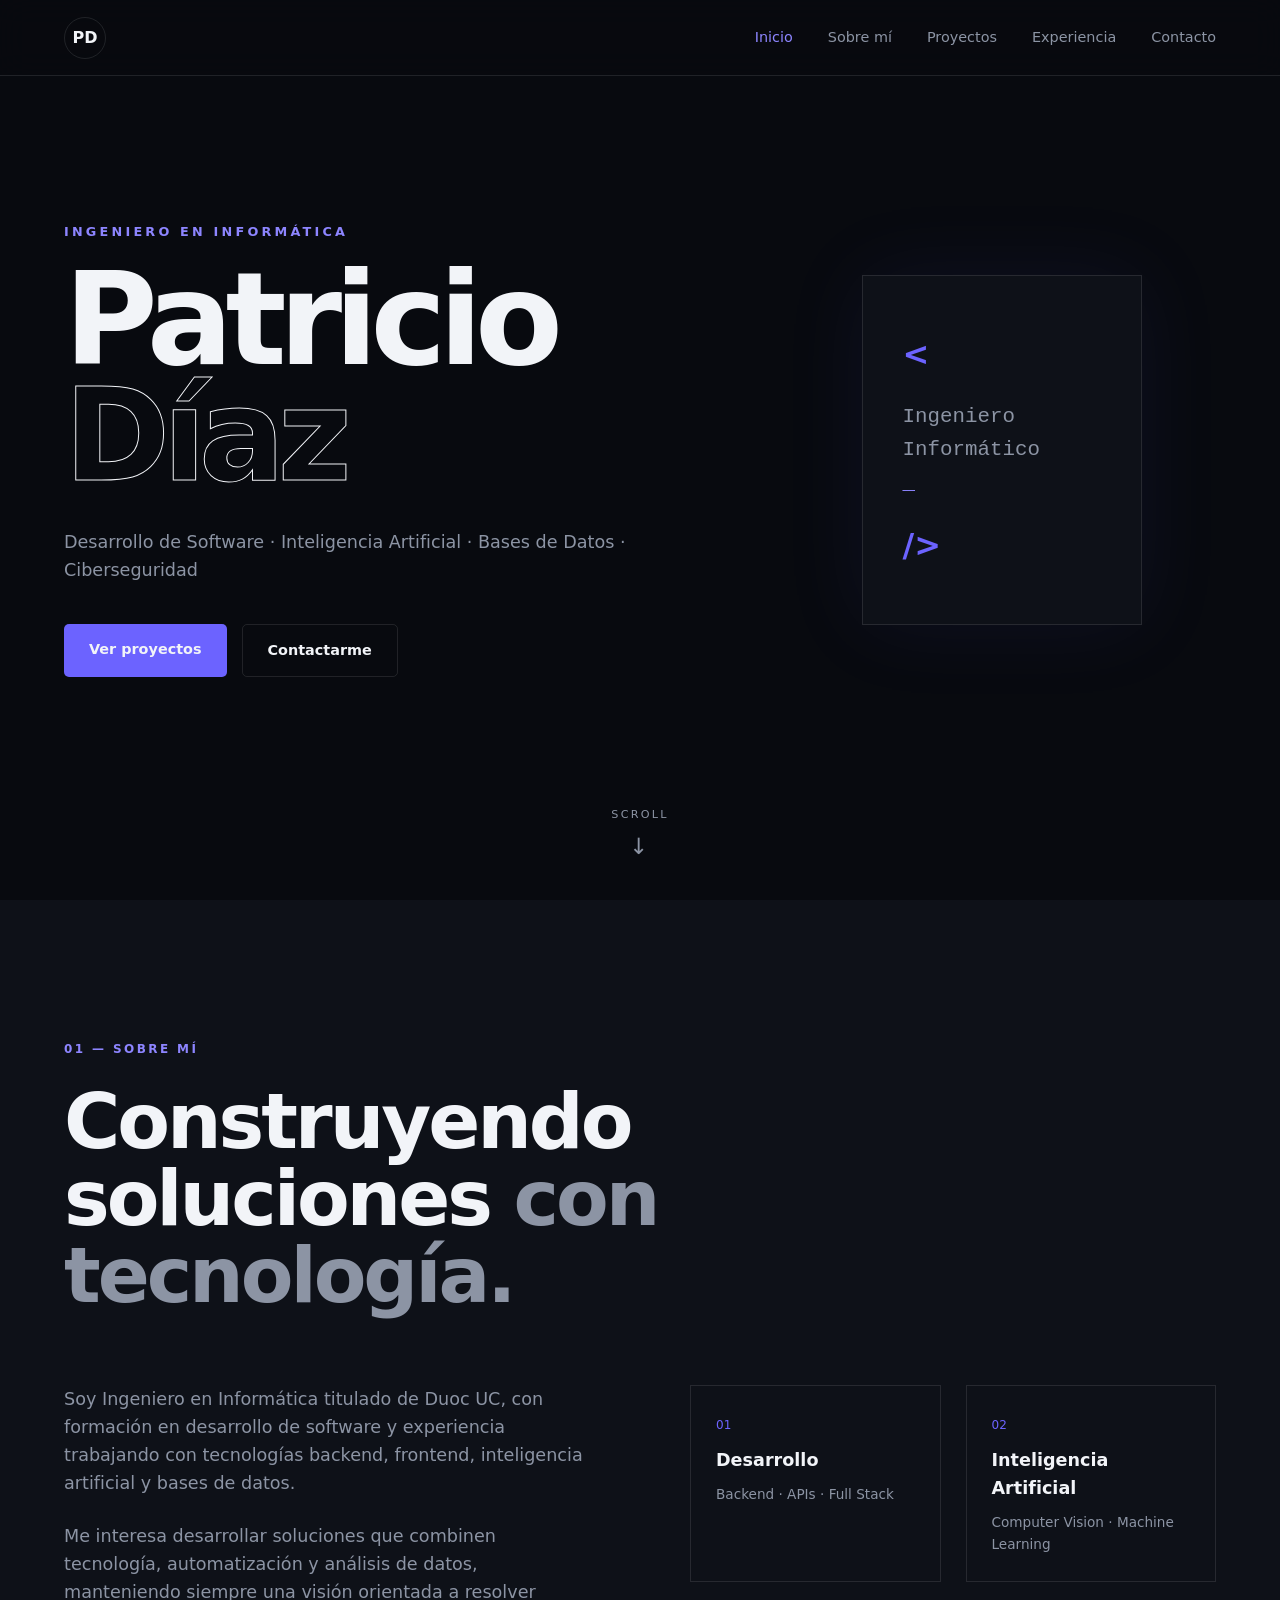
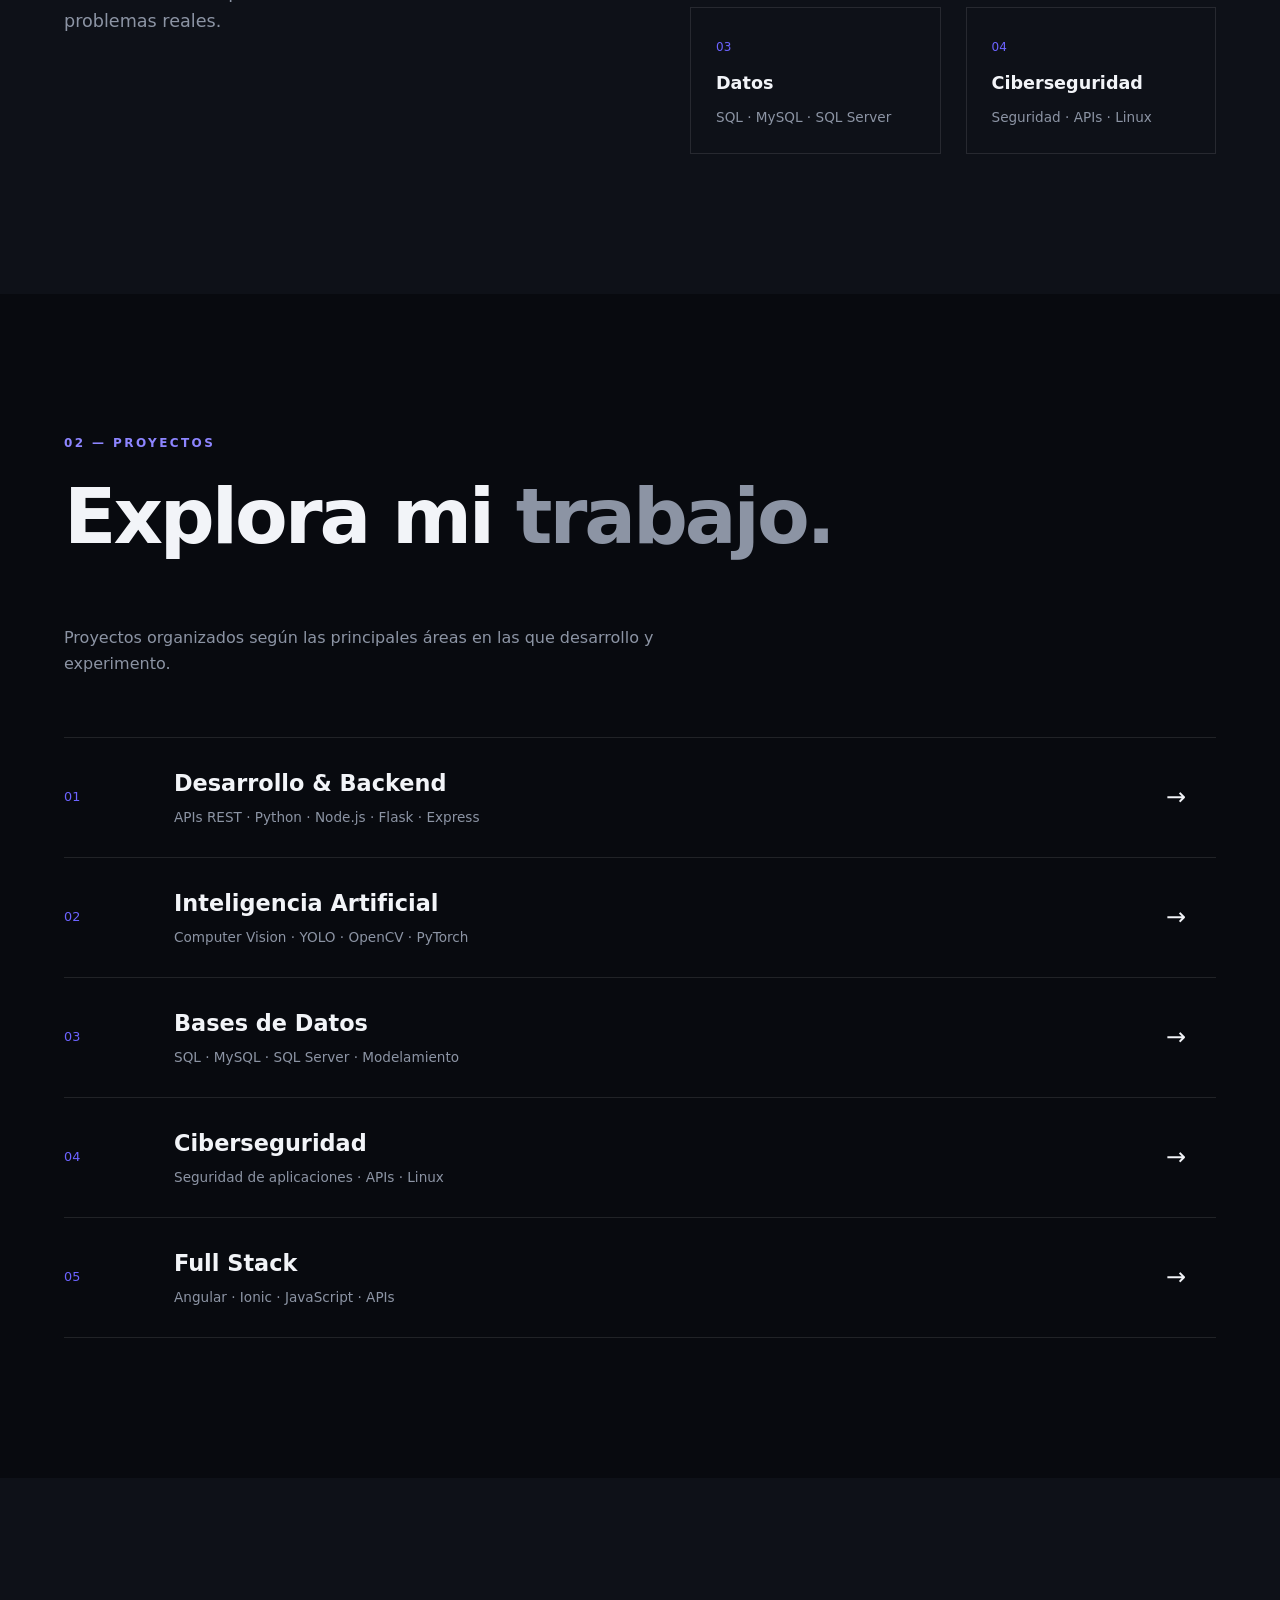
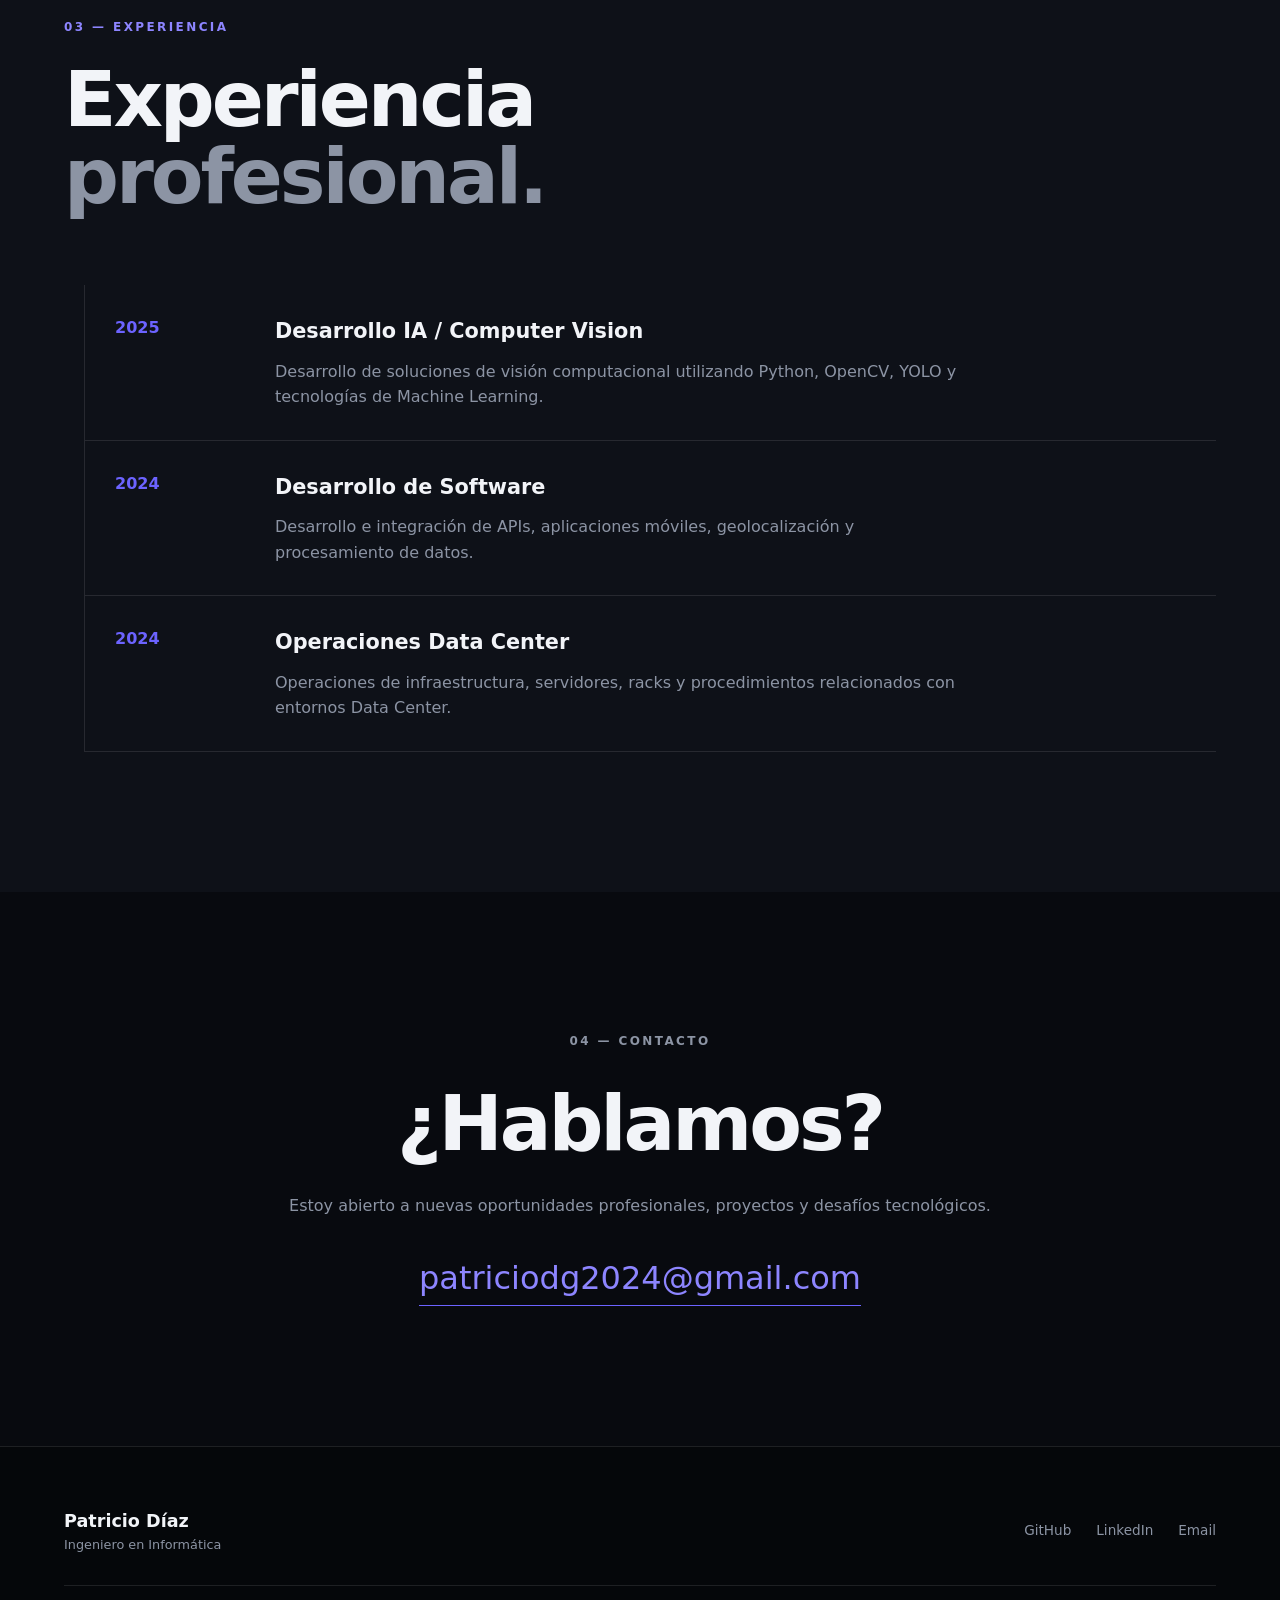
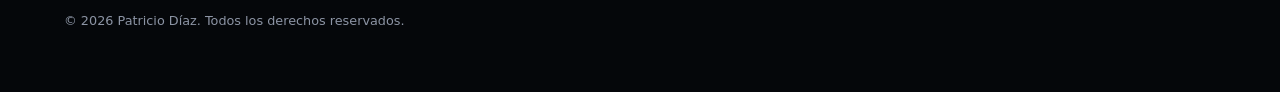
<file: index.html>
<!DOCTYPE html>
<html lang="es">

<head>
    <meta charset="UTF-8">
    <meta name="viewport" content="width=device-width, initial-scale=1.0">

    <title>Patricio Díaz | Ingeniero en Informática</title>

    <meta
        name="description"
        content="Portfolio profesional de Patricio Díaz, Ingeniero en Informática especializado en desarrollo de software, inteligencia artificial, bases de datos y ciberseguridad."
    >

    <link rel="stylesheet" href="css/style.css">
</head>

<body>

    <!-- =========================
         NAVBAR
    ========================== -->

    <header class="navbar">

        <div class="container navbar-container">

            <a href="#inicio" class="logo">
                PD
            </a>

            <nav class="nav-menu">

                <a href="#inicio">Inicio</a>
                <a href="#sobre-mi">Sobre mí</a>
                <a href="#proyectos">Proyectos</a>
                <a href="#experiencia">Experiencia</a>
                <a href="#contacto">Contacto</a>

            </nav>

        </div>

    </header>


    <main>

        <!-- =========================
             HERO
        ========================== -->

        <section id="inicio" class="hero">

            <div class="container hero-container">

                <div class="hero-content">

                    <p class="hero-subtitle">
                        INGENIERO EN INFORMÁTICA
                    </p>

                    <h1>
                        Patricio
                        <span>Díaz</span>
                    </h1>

                    <p class="hero-description">
                        Desarrollo de Software · Inteligencia Artificial
                        · Bases de Datos · Ciberseguridad
                    </p>

                    <div class="hero-buttons">

                        <a href="#proyectos" class="btn btn-primary">
                            Ver proyectos
                        </a>

                        <a href="#contacto" class="btn btn-secondary">
                            Contactarme
                        </a>

                    </div>

                </div>

                <div class="hero-decoration">

                    <div class="code-card">

                        <span>&lt;</span>

                        <p>
                            Ingeniero<br>
                            Informático<br>
                            <strong>_</strong>
                        </p>

                        <span>/&gt;</span>

                    </div>

                </div>

            </div>

            <div class="scroll-indicator">

                <span>Scroll</span>
                <span class="scroll-arrow">↓</span>

            </div>

        </section>


        <!-- =========================
             SOBRE MÍ
        ========================== -->

        <section id="sobre-mi" class="section about">

            <div class="container">

                <p class="section-label">
                    01 — SOBRE MÍ
                </p>

                <h2>
                    Construyendo soluciones
                    <span>con tecnología.</span>
                </h2>

                <div class="about-grid">

                    <div class="about-text">

                        <p>
                            Soy Ingeniero en Informática titulado de Duoc UC,
                            con formación en desarrollo de software y experiencia
                            trabajando con tecnologías backend, frontend,
                            inteligencia artificial y bases de datos.
                        </p>

                        <p>
                            Me interesa desarrollar soluciones que combinen
                            tecnología, automatización y análisis de datos,
                            manteniendo siempre una visión orientada a resolver
                            problemas reales.
                        </p>

                    </div>

                    <div class="about-skills">

                        <div class="skill-item">
                            <span>01</span>
                            <strong>Desarrollo</strong>
                            <p>Backend · APIs · Full Stack</p>
                        </div>

                        <div class="skill-item">
                            <span>02</span>
                            <strong>Inteligencia Artificial</strong>
                            <p>Computer Vision · Machine Learning</p>
                        </div>

                        <div class="skill-item">
                            <span>03</span>
                            <strong>Datos</strong>
                            <p>SQL · MySQL · SQL Server</p>
                        </div>

                        <div class="skill-item">
                            <span>04</span>
                            <strong>Ciberseguridad</strong>
                            <p>Seguridad · APIs · Linux</p>
                        </div>

                    </div>

                </div>

            </div>

        </section>


        <!-- =========================
             PROYECTOS
        ========================== -->

        <section id="proyectos" class="section projects">

            <div class="container">

                <p class="section-label">
                    02 — PROYECTOS
                </p>

                <h2>
                    Explora mi
                    <span>trabajo.</span>
                </h2>

                <p class="section-description">
                    Proyectos organizados según las principales áreas
                    en las que desarrollo y experimento.
                </p>


                <div class="project-categories">


                    <a href="./proyectos/backend/index.html" class="project-category">

                        <span class="category-number">
                            01
                        </span>

                        <div>

                            <h3>
                                Desarrollo & Backend
                            </h3>

                            <p>
                                APIs REST · Python · Node.js · Flask · Express
                            </p>

                        </div>

                        <span class="category-arrow">
                            →
                        </span>

                    </a>


                    <a href="#" class="project-category">

                        <span class="category-number">
                            02
                        </span>

                        <div>

                            <h3>
                                Inteligencia Artificial
                            </h3>

                            <p>
                                Computer Vision · YOLO · OpenCV · PyTorch
                            </p>

                        </div>

                        <span class="category-arrow">
                            →
                        </span>

                    </a>


                    <a href="#" class="project-category">

                        <span class="category-number">
                            03
                        </span>

                        <div>

                            <h3>
                                Bases de Datos
                            </h3>

                            <p>
                                SQL · MySQL · SQL Server · Modelamiento
                            </p>

                        </div>

                        <span class="category-arrow">
                            →
                        </span>

                    </a>


                    <a href="#" class="project-category">

                        <span class="category-number">
                            04
                        </span>

                        <div>

                            <h3>
                                Ciberseguridad
                            </h3>

                            <p>
                                Seguridad de aplicaciones · APIs · Linux
                            </p>

                        </div>

                        <span class="category-arrow">
                            →
                        </span>

                    </a>


                    <a href="#" class="project-category">

                        <span class="category-number">
                            05
                        </span>

                        <div>

                            <h3>
                                Full Stack
                            </h3>

                            <p>
                                Angular · Ionic · JavaScript · APIs
                            </p>

                        </div>

                        <span class="category-arrow">
                            →
                        </span>

                    </a>

                </div>

            </div>

        </section>


        <!-- =========================
             EXPERIENCIA
        ========================== -->

        <section id="experiencia" class="section experience">

            <div class="container">

                <p class="section-label">
                    03 — EXPERIENCIA
                </p>

                <h2>
                    Experiencia
                    <span>profesional.</span>
                </h2>

                <div class="timeline">

                    <article class="timeline-item">

                        <span class="timeline-date">
                            2025
                        </span>

                        <div>

                            <h3>
                                Desarrollo IA / Computer Vision
                            </h3>

                            <p>
                                Desarrollo de soluciones de visión computacional
                                utilizando Python, OpenCV, YOLO y tecnologías
                                de Machine Learning.
                            </p>

                        </div>

                    </article>


                    <article class="timeline-item">

                        <span class="timeline-date">
                            2024
                        </span>

                        <div>

                            <h3>
                                Desarrollo de Software
                            </h3>

                            <p>
                                Desarrollo e integración de APIs, aplicaciones
                                móviles, geolocalización y procesamiento
                                de datos.
                            </p>

                        </div>

                    </article>


                    <article class="timeline-item">

                        <span class="timeline-date">
                            2024
                        </span>

                        <div>

                            <h3>
                                Operaciones Data Center
                            </h3>

                            <p>
                                Operaciones de infraestructura, servidores,
                                racks y procedimientos relacionados con
                                entornos Data Center.
                            </p>

                        </div>

                    </article>

                </div>

            </div>

        </section>


        <!-- =========================
             CONTACTO
        ========================== -->

        <section id="contacto" class="section contact">

            <div class="container">

                <p class="section-label">
                    04 — CONTACTO
                </p>

                <h2>
                    ¿Hablamos?
                </h2>

                <p>
                    Estoy abierto a nuevas oportunidades profesionales,
                    proyectos y desafíos tecnológicos.
                </p>

                <a
                    href="mailto:patriciodg2024@gmail.com"
                    class="contact-email"
                >
                    patriciodg2024@gmail.com
                </a>

            </div>

        </section>

    </main>


    <!-- =========================
         FOOTER
    ========================== -->

    <footer class="footer">

        <div class="container footer-container">

            <div>

                <strong>
                    Patricio Díaz
                </strong>

                <p>
                    Ingeniero en Informática
                </p>

            </div>

            <div class="footer-links">

                <a href="https://github.com/PatricioDiazG">
                    GitHub
                </a>

                <a href="https://www.linkedin.com/in/patricio-d%C3%ADaz-g/">
                    LinkedIn
                </a>

                <a href="mailto:patriciodg2024@gmail.com">
                    Email
                </a>

            </div>

            <p class="copyright">
                © 2026 Patricio Díaz. Todos los derechos reservados.
            </p>

        </div>

    </footer>


    <script src="js/main.js"></script>

</body>

</html>
</file>
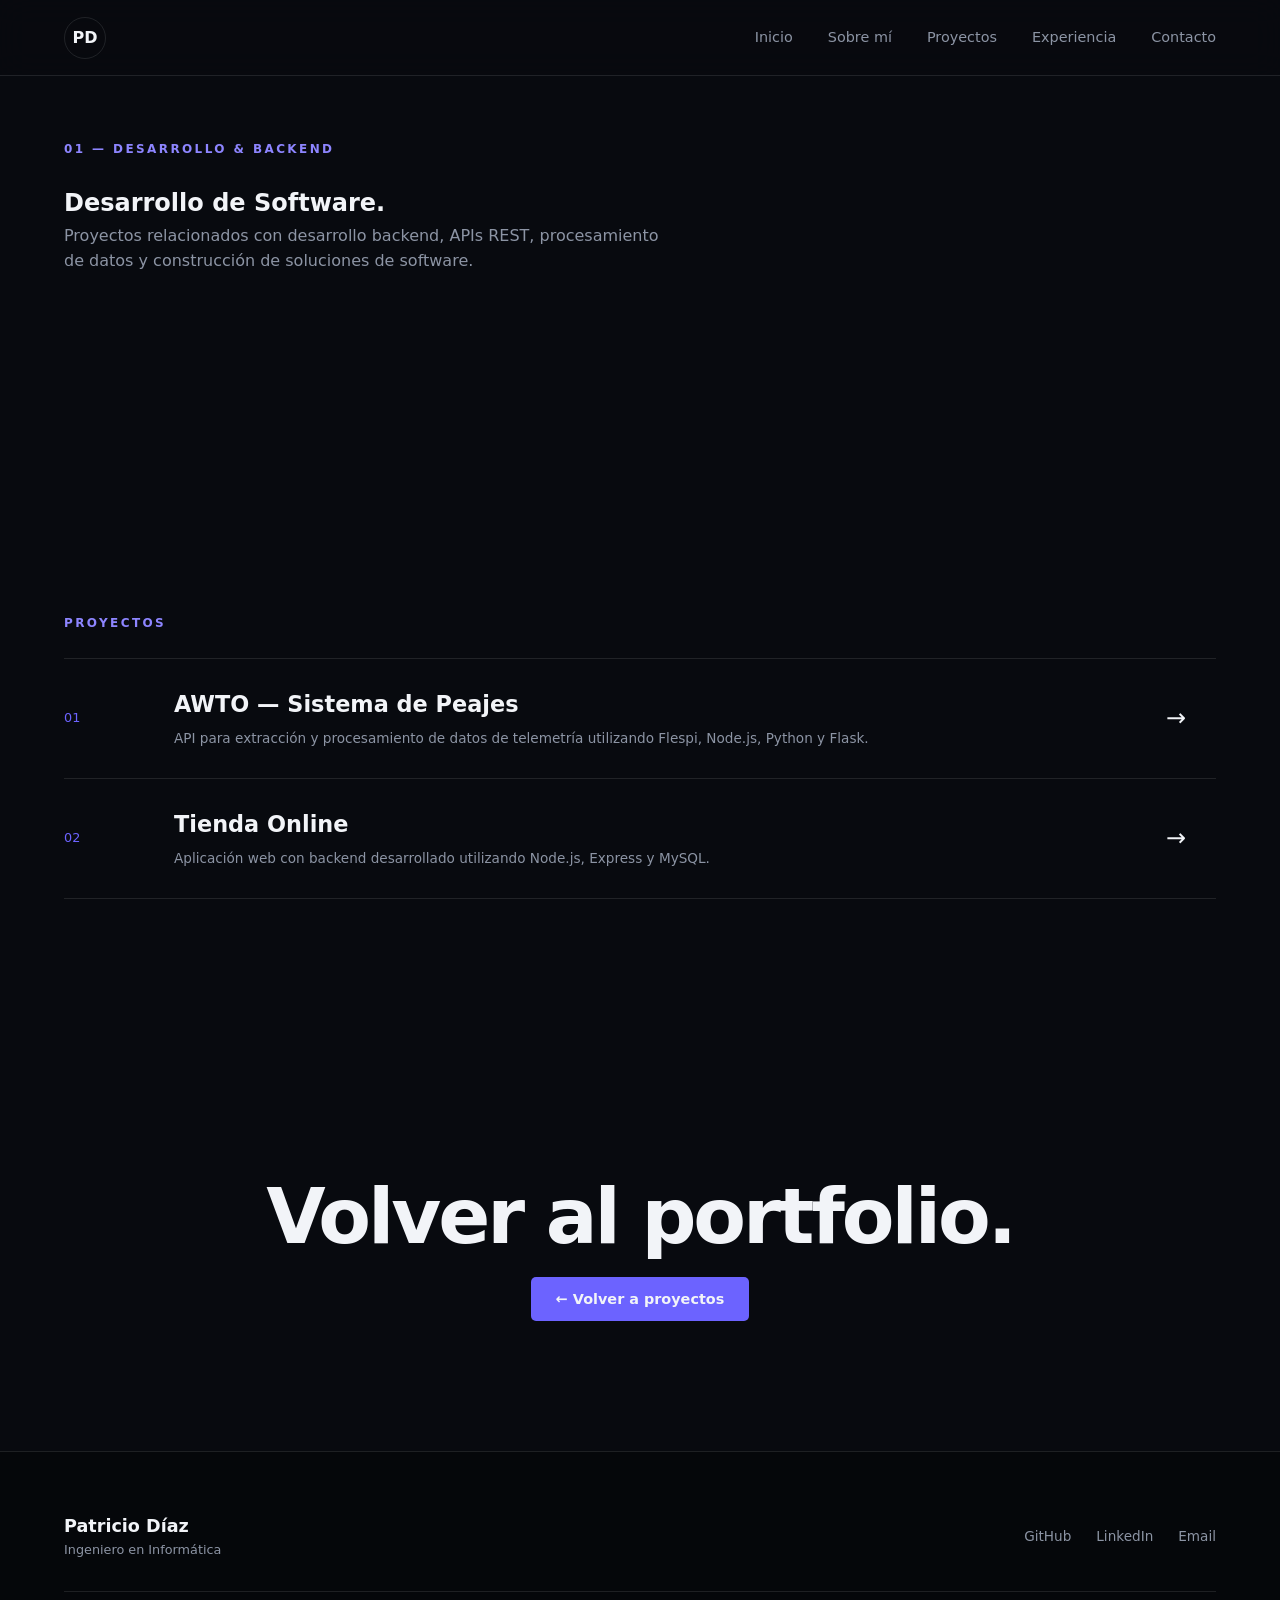
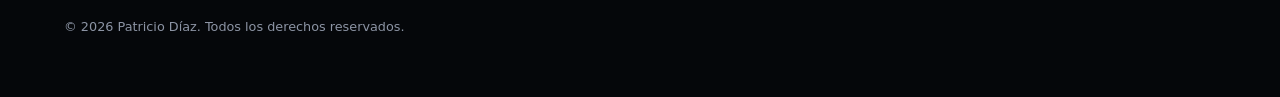
<file: proyectos/backend/index.html>
<!DOCTYPE html>
<html lang="es">

<head>

    <meta charset="UTF-8">

    <meta
        name="viewport"
        content="width=device-width, initial-scale=1.0"
    >

    <title>Desarrollo & Backend | Patricio Díaz</title>

    <meta
        name="description"
        content="Proyectos de desarrollo de software y backend de Patricio Díaz."
    >

    <link rel="stylesheet" href="../../css/style.css">

</head>

<body>

    <!-- NAVBAR -->

    <header class="navbar">

        <div class="container navbar-container">

            <a href="../../index.html" class="logo">
                PD
            </a>

            <nav class="nav-menu">

                <a href="../../index.html#inicio">
                    Inicio
                </a>

                <a href="../../index.html#sobre-mi">
                    Sobre mí
                </a>

                <a href="../../index.html#proyectos">
                    Proyectos
                </a>

                <a href="../../index.html#experiencia">
                    Experiencia
                </a>

                <a href="../../index.html#contacto">
                    Contacto
                </a>

            </nav>

        </div>

    </header>


    <main>

        <!-- HERO DE LA CATEGORÍA -->

        <section class="section">

            <div class="container">

                <p class="section-label">
                    01 — DESARROLLO & BACKEND
                </p>

                <h1>
                    Desarrollo de
                    <span>Software.</span>
                </h1>

                <p class="section-description">

                    Proyectos relacionados con desarrollo backend,
                    APIs REST, procesamiento de datos y construcción
                    de soluciones de software.

                </p>

            </div>

        </section>


        <!-- PROYECTOS -->

        <section class="section">

            <div class="container">

                <p class="section-label">
                    PROYECTOS
                </p>

                <div class="project-categories">


                    <article class="project-category">

                        <span class="category-number">
                            01
                        </span>

                        <div>

                            <h3>
                                AWTO — Sistema de Peajes
                            </h3>

                            <p>
                                API para extracción y procesamiento
                                de datos de telemetría utilizando
                                Flespi, Node.js, Python y Flask.
                            </p>

                        </div>

                        <span class="category-arrow">
                            →
                        </span>

                    </article>


                    <article class="project-category">

                        <span class="category-number">
                            02
                        </span>

                        <div>

                            <h3>
                                Tienda Online
                            </h3>

                            <p>
                                Aplicación web con backend desarrollado
                                utilizando Node.js, Express y MySQL.
                            </p>

                        </div>

                        <span class="category-arrow">
                            →
                        </span>

                    </article>


                </div>

            </div>

        </section>


        <!-- VOLVER -->

        <section class="section contact">

            <div class="container">

                <h2>
                    Volver al
                    <span>portfolio.</span>
                </h2>

                <a
                    href="../../index.html#proyectos"
                    class="btn btn-primary"
                >
                    ← Volver a proyectos
                </a>

            </div>

        </section>

    </main>


    <!-- FOOTER -->

    <footer class="footer">

        <div class="container footer-container">

            <div>

                <strong>
                    Patricio Díaz
                </strong>

                <p>
                    Ingeniero en Informática
                </p>

            </div>

            <div class="footer-links">

                <a href="https://github.com/PatricioDiazG">
                    GitHub
                </a>

                <a href="https://www.linkedin.com/in/patricio-d%C3%ADaz-g/">
                    LinkedIn
                </a>

                <a href="mailto:patriciodg2024@gmail.com">
                    Email
                </a>

            </div>

            <p class="copyright">
                © 2026 Patricio Díaz. Todos los derechos reservados.
            </p>

        </div>

    </footer>

</body>

</html>
</file>
<file: css/style.css>
/* =========================================
   VARIABLES
========================================= */

:root {
    --bg: #080a0f;
    --bg-secondary: #0e1118;
    --text: #f2f4f8;
    --text-muted: #8c94a4;
    --accent: #6c63ff;
    --accent-light: #8d85ff;
    --border: rgba(255, 255, 255, 0.1);

    --max-width: 1200px;

    --transition: 0.35s ease;
}


/* =========================================
   RESET
========================================= */

* {
    margin: 0;
    padding: 0;
    box-sizing: border-box;
}

html {
    scroll-behavior: smooth;
}

body {
    background: var(--bg);
    color: var(--text);
    font-family:
        Inter,
        system-ui,
        -apple-system,
        BlinkMacSystemFont,
        "Segoe UI",
        sans-serif;

    line-height: 1.6;
}

a {
    color: inherit;
    text-decoration: none;
}

img {
    max-width: 100%;
    display: block;
}


/* =========================================
   UTILIDADES
========================================= */

.container {
    width: min(90%, var(--max-width));
    margin: 0 auto;
}

.section {
    padding: 140px 0;
}

.section-label {
    margin-bottom: 25px;

    color: var(--accent-light);

    font-size: 0.75rem;
    font-weight: 700;

    letter-spacing: 0.2em;
}


/* =========================================
   NAVBAR
========================================= */

.navbar {
    position: fixed;

    top: 0;
    left: 0;

    width: 100%;

    z-index: 1000;

    background: rgba(8, 10, 15, 0.75);

    backdrop-filter: blur(15px);

    border-bottom: 1px solid var(--border);
}

.navbar-container {
    height: 75px;

    display: flex;

    align-items: center;
    justify-content: space-between;
}

.logo {
    width: 42px;
    height: 42px;

    display: grid;
    place-items: center;

    border: 1px solid var(--border);

    border-radius: 50%;

    font-weight: 800;

    transition: var(--transition);
}

.logo:hover {
    background: var(--accent);

    border-color: var(--accent);

    transform: rotate(10deg);
}

.nav-menu {
    display: flex;

    gap: 35px;
}

.nav-menu a {
    color: var(--text-muted);

    font-size: 0.9rem;

    transition: var(--transition);
}

.nav-menu a:hover {
    color: var(--text);
}

.nav-menu a.active {
    color: var(--accent-light);
}

/* =========================================
   HERO — ANIMACIÓN INICIAL
========================================= */

.hero-content {
    animation: heroContentIn 1s ease forwards;
    will-change: transform;
}

.hero-decoration {
    animation: heroDecorationIn 1.2s ease forwards;
}

@keyframes heroContentIn {

    from {
        opacity: 0;
        transform: translateY(30px);
    }

    to {
        opacity: 1;
        transform: translateY(var(--parallax-y, 0px));
    }

}

@keyframes heroDecorationIn {

    from {
        opacity: 0;
        transform: translateX(50px);
    }

    to {
        opacity: 1;
        transform: translateX(0);
    }

}

/* =========================================
   HERO
========================================= */

.hero {
    min-height: 100vh;

    position: relative;

    display: flex;
    align-items: center;

    overflow: hidden;
}

.hero-container {
    display: grid;

    grid-template-columns: 1.2fr 0.8fr;

    gap: 80px;

    align-items: center;
}

.hero-subtitle {
    color: var(--accent-light);

    font-size: 0.8rem;

    font-weight: 700;

    letter-spacing: 0.25em;

    margin-bottom: 20px;
}

.hero h1 {
    font-size: clamp(4rem, 10vw, 8rem);

    line-height: 0.9;

    letter-spacing: -0.06em;

    margin-bottom: 35px;
}

.hero h1 span {
    display: block;

    color: transparent;

    -webkit-text-stroke: 1px var(--text);
}

.hero-description {
    max-width: 600px;

    color: var(--text-muted);

    font-size: 1.1rem;

    margin-bottom: 40px;
}


/* =========================================
   BOTONES
========================================= */

.hero-buttons {
    display: flex;

    gap: 15px;
}

.btn {
    padding: 14px 25px;

    border-radius: 5px;

    font-size: 0.9rem;

    font-weight: 600;

    transition: var(--transition);
}

.btn-primary {
    background: var(--accent);
}

.btn-primary:hover {
    background: var(--accent-light);

    transform: translateY(-3px);
}

.btn-secondary {
    border: 1px solid var(--border);
}

.btn-secondary:hover {
    border-color: var(--accent);

    transform: translateY(-3px);
}


/* =========================================
   HERO DECORACIÓN
========================================= */

.hero-decoration {
    display: flex;

    justify-content: center;
}

.code-card {
    width: 280px;
    height: 350px;

    border: 1px solid var(--border);

    background: var(--bg-secondary);

    display: flex;

    flex-direction: column;

    justify-content: center;

    padding: 40px;

    box-shadow:
        0 0 80px rgba(108, 99, 255, 0.08);

    transition: transform 0.5s ease;
}

.code-card:hover {
    transform: translateY(-15px) rotate(2deg);
}

.code-card > span {
    color: var(--accent);

    font-size: 2rem;

    font-weight: 800;
}

.code-card p {
    margin: 20px 0;

    color: var(--text-muted);

    font-family: monospace;

    font-size: 1.3rem;
}

.code-card strong {
    color: var(--accent-light);
}


/* =========================================
   SCROLL
========================================= */

.scroll-indicator {
    position: absolute;

    bottom: 35px;

    left: 50%;

    transform: translateX(-50%);

    display: flex;

    flex-direction: column;

    align-items: center;

    gap: 5px;

    color: var(--text-muted);

    font-size: 0.7rem;

    letter-spacing: 0.2em;

    text-transform: uppercase;
}

.scroll-arrow {
    font-size: 1.4rem;

    animation: scrollBounce 1.5s infinite;
}

@keyframes scrollBounce {

    0%,
    100% {
        transform: translateY(0);
    }

    50% {
        transform: translateY(8px);
    }
}


/* =========================================
   SOBRE MÍ
========================================= */

.about {
    background: var(--bg-secondary);
}

.about h2,
.projects h2,
.experience h2,
.contact h2 {
    max-width: 800px;

    font-size: clamp(2.5rem, 6vw, 5rem);

    line-height: 1;

    letter-spacing: -0.04em;

    margin-bottom: 70px;
}

.about h2 span,
.projects h2 span,
.experience h2 span {
    color: var(--text-muted);
}

.about-grid {
    display: grid;

    grid-template-columns: 1fr 1fr;

    gap: 100px;
}

.about-text {
    color: var(--text-muted);

    font-size: 1.1rem;
}

.about-text p + p {
    margin-top: 25px;
}

.about-skills {
    display: grid;

    grid-template-columns: 1fr 1fr;

    gap: 25px;
}

.skill-item {
    padding: 25px;

    border: 1px solid var(--border);

    transition: var(--transition);
}

.skill-item:hover {
    transform: translateY(-5px);

    border-color: var(--accent);
}

.skill-item span {
    color: var(--accent);

    font-size: 0.75rem;
}

.skill-item strong {
    display: block;

    margin: 10px 0;

    font-size: 1.1rem;
}

.skill-item p {
    color: var(--text-muted);

    font-size: 0.85rem;
}


/* =========================================
   PROYECTOS
========================================= */

.section-description {
    max-width: 600px;

    color: var(--text-muted);

    margin-bottom: 60px;
}

.project-categories {
    border-top: 1px solid var(--border);
}

.project-category {
    min-height: 120px;

    display: grid;

    grid-template-columns: 80px 1fr 50px;

    align-items: center;

    gap: 30px;

    border-bottom: 1px solid var(--border);

    transition: var(--transition);
}

.project-category:hover {
    padding-left: 20px;

    background: rgba(108, 99, 255, 0.05);
}

.category-number {
    color: var(--accent);

    font-size: 0.8rem;
}

.project-category h3 {
    font-size: 1.4rem;

    margin-bottom: 5px;
}

.project-category p {
    color: var(--text-muted);

    font-size: 0.85rem;
}

.category-arrow {
    font-size: 1.5rem;

    transition: var(--transition);
}

.project-category:hover .category-arrow {
    transform: translateX(10px);

    color: var(--accent);
}


/* =========================================
   EXPERIENCIA
========================================= */

.experience {
    background: var(--bg-secondary);
}

.timeline {
    border-left: 1px solid var(--border);

    margin-left: 20px;
}

.timeline-item {
    display: grid;

    grid-template-columns: 120px 1fr;

    gap: 40px;

    padding: 30px;

    border-bottom: 1px solid var(--border);
}

.timeline-date {
    color: var(--accent);

    font-weight: 700;
}

.timeline-item h3 {
    margin-bottom: 10px;

    font-size: 1.3rem;
}

.timeline-item p {
    max-width: 700px;

    color: var(--text-muted);
}


/* =========================================
   CONTACTO
========================================= */

.contact {
    text-align: center;
}

.contact .section-label {
    margin-bottom: 30px;
}

.contact h2 {
    margin-left: auto;
    margin-right: auto;
    margin-bottom: 30px;
}

.contact > .container > p {
    color: var(--text-muted);

    margin-bottom: 35px;
}

.contact-email {
    display: inline-block;

    color: var(--accent-light);

    font-size: clamp(1.2rem, 3vw, 2rem);

    border-bottom: 1px solid var(--accent);

    transition: var(--transition);
}

.contact-email:hover {
    color: var(--text);
}


/* =========================================
   FOOTER
========================================= */

.footer {
    padding: 60px 0;

    border-top: 1px solid var(--border);

    background: #05070a;
}

.footer-container {
    display: grid;

    grid-template-columns: 1fr auto;

    gap: 30px;

    align-items: center;
}

.footer strong {
    font-size: 1.1rem;
}

.footer p {
    color: var(--text-muted);

    font-size: 0.8rem;
}

.footer-links {
    display: flex;

    gap: 25px;
}

.footer-links a {
    color: var(--text-muted);

    font-size: 0.85rem;

    transition: var(--transition);
}

.footer-links a:hover {
    color: var(--accent-light);
}

.copyright {
    grid-column: 1 / -1;

    padding-top: 25px;

    border-top: 1px solid var(--border);
}


/* =========================================
   ANIMACIONES SCROLL
========================================= */

.hidden {
    opacity: 0;
    transform: translateY(40px);
    transition:
        opacity 0.8s ease,
        transform 0.8s ease;
}

.show {
    opacity: 1;
    transform: translateY(0);
}

.skill-item:nth-child(1) {
    transition-delay: 0.1s;
}

.skill-item:nth-child(2) {
    transition-delay: 0.2s;
}

.skill-item:nth-child(3) {
    transition-delay: 0.3s;
}

.skill-item:nth-child(4) {
    transition-delay: 0.4s;
}

.project-category:nth-child(1) {
    transition-delay: 0.1s;
}

.project-category:nth-child(2) {
    transition-delay: 0.2s;
}

.project-category:nth-child(3) {
    transition-delay: 0.3s;
}

.project-category:nth-child(4) {
    transition-delay: 0.4s;
}

.project-category:nth-child(5) {
    transition-delay: 0.5s;
}


/* =========================================
   RESPONSIVE
========================================= */

@media (max-width: 800px) {

    .nav-menu {
        display: none;
    }

    .hero-container {
        grid-template-columns: 1fr;

        gap: 60px;
    }

    .hero {
        padding-top: 120px;
        padding-bottom: 100px;
    }

    .hero h1 {
        font-size: clamp(4rem, 18vw, 7rem);
    }

    .hero-decoration {
        display: none;
    }

    .about-grid {
        grid-template-columns: 1fr;

        gap: 60px;
    }

    .about-skills {
        grid-template-columns: 1fr;
    }

    .project-category {
        grid-template-columns: 50px 1fr 30px;

        gap: 15px;
    }

    .project-category h3 {
        font-size: 1.1rem;
    }

    .timeline-item {
        grid-template-columns: 1fr;

        gap: 10px;
    }

    .footer-container {
        grid-template-columns: 1fr;
    }

    .footer-links {
        flex-wrap: wrap;
    }
}
</file>
